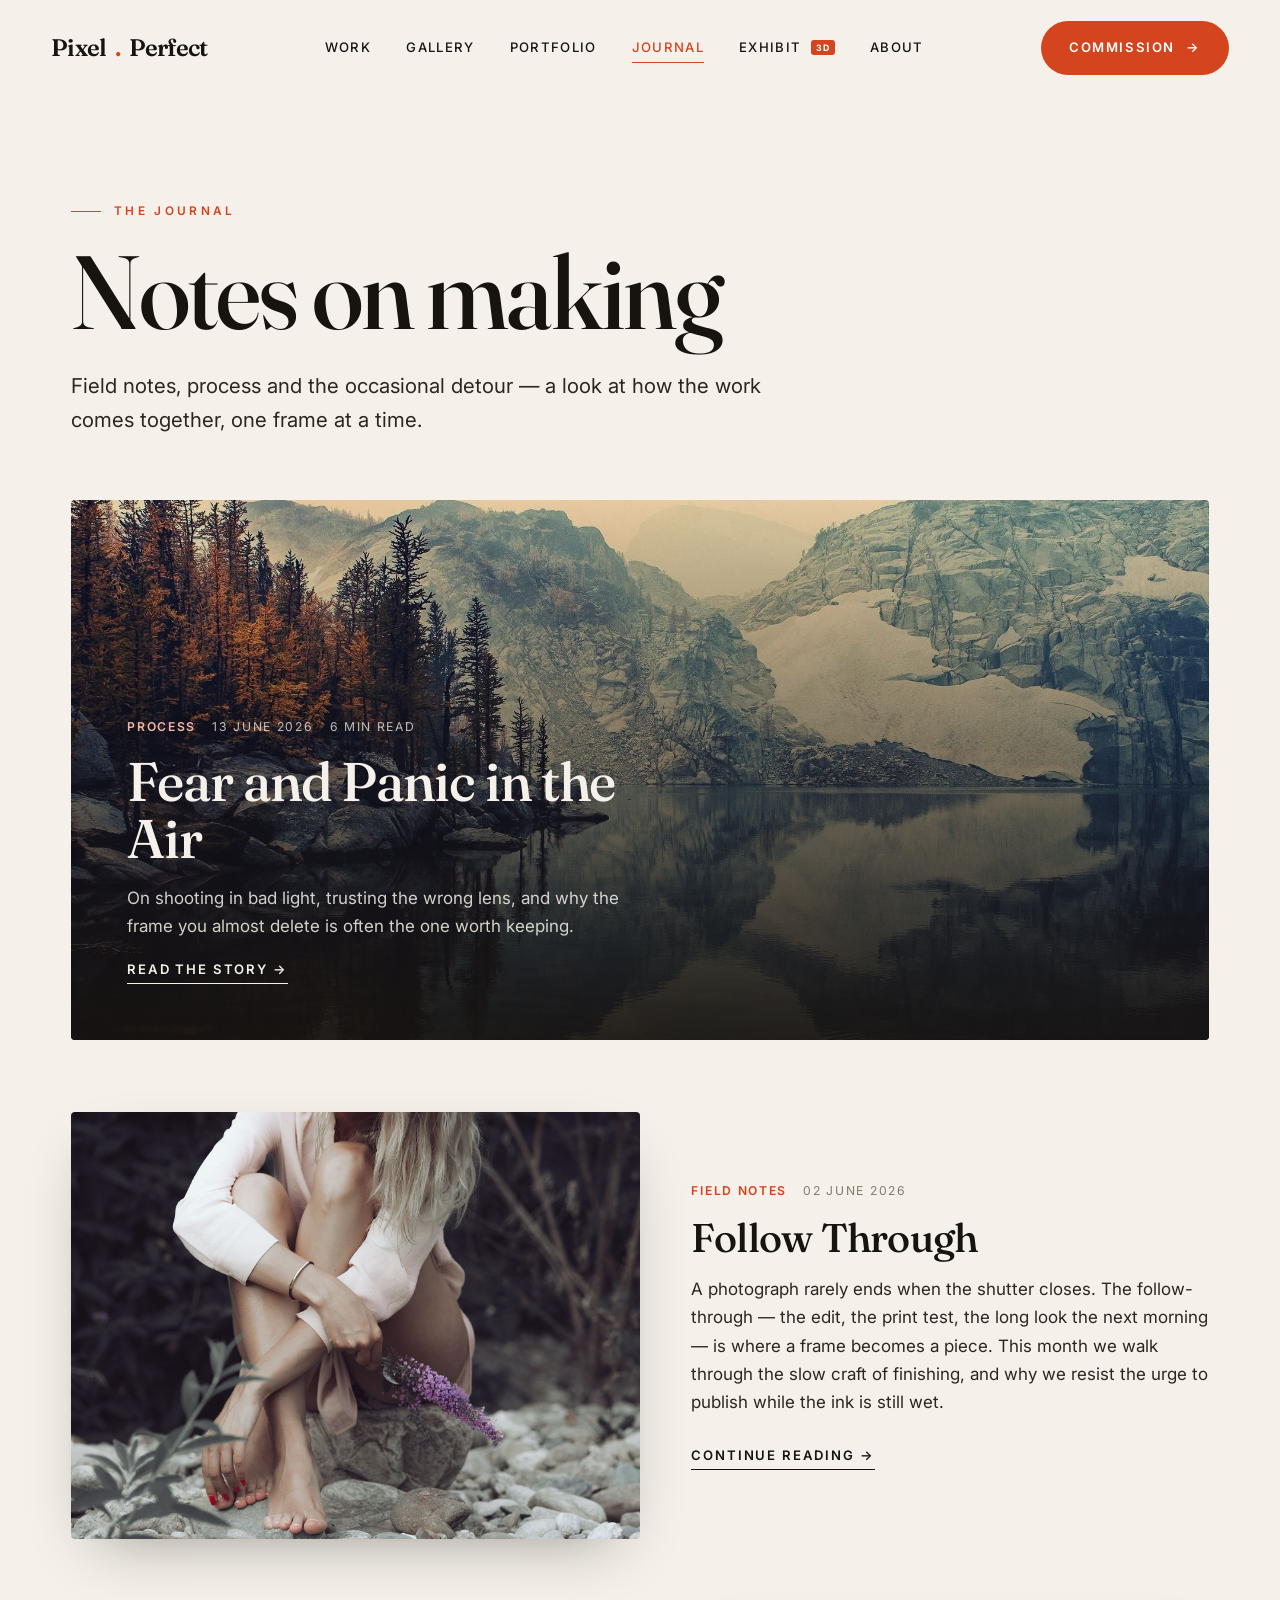
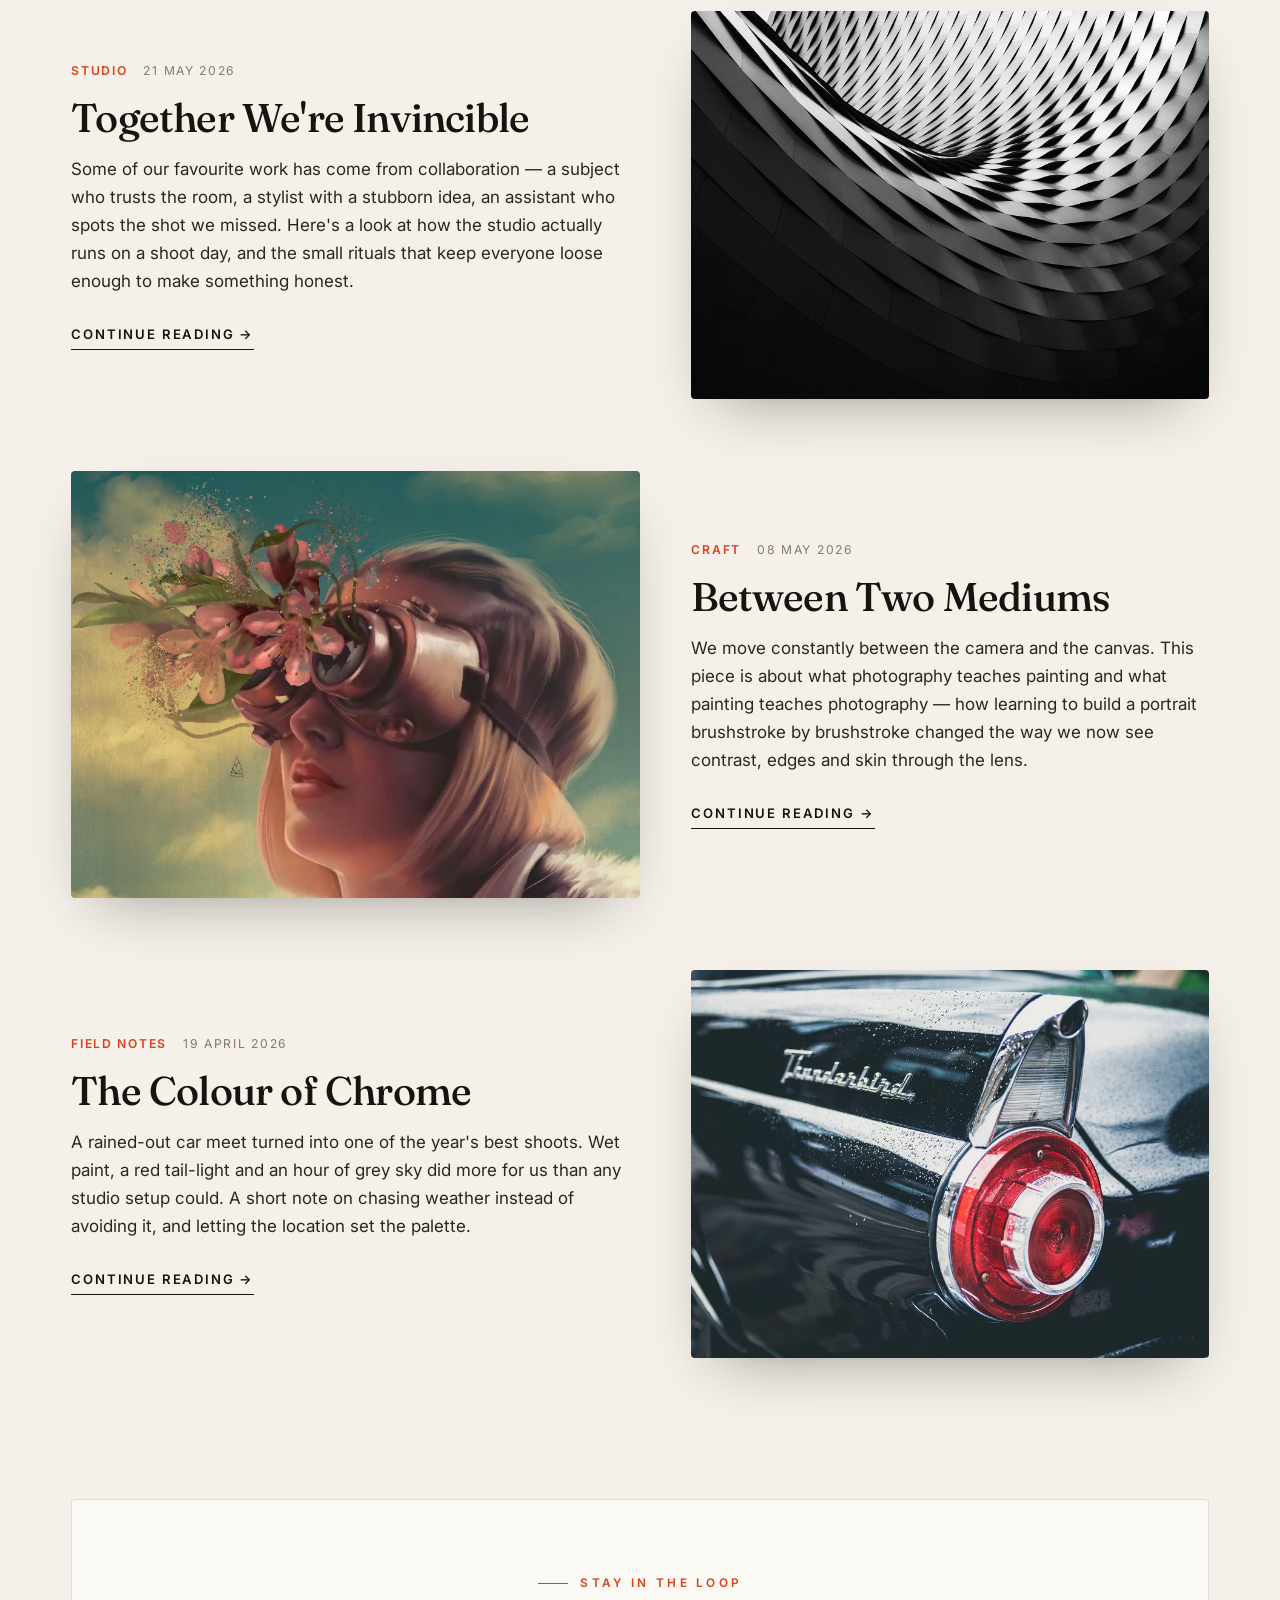
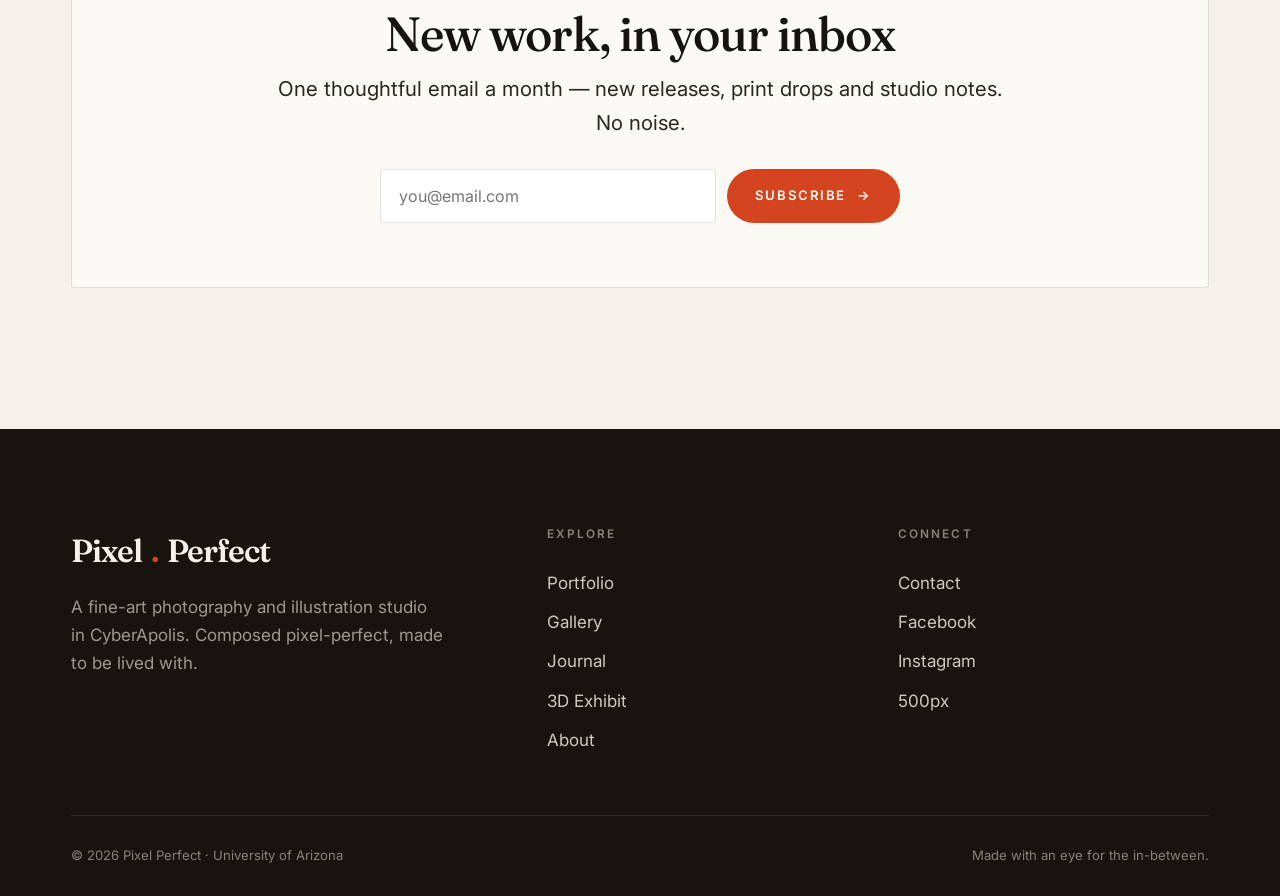
<file: blog.html>
<!DOCTYPE html>
<html lang="en" class="no-js">

<head>
	<meta charset="utf-8">
	<meta name="viewport" content="width=device-width, initial-scale=1">
	<title>Journal — Pixel Perfect</title>
	<meta name="description"
		content="Notes from the studio — process, field notes and thoughts on making from Pixel Perfect.">
	<meta name="keywords"
		content="Pixel Perfect, photography, illustration, studio, journal, blog, process, field notes">
	<meta name="author" content="Pixel Perfect">
	<meta name="robots" content="index, follow">
	<meta property="og:title" content="Journal — Pixel Perfect">
	<meta property="og:description"
		content="Notes from the studio — process, field notes and thoughts on making from Pixel Perfect.">
	<meta property="og:image" content="img/1.jpg">
	<meta property="og:url" content="https://pixel-perfect.website/">
	<meta name="twitter:card" content="summary_large_image">
	<meta name="twitter:title" content="Journal — Pixel Perfect">
	<meta name="twitter:description"
		content="Notes from the studio — process, field notes and thoughts on making from Pixel Perfect.">
	<meta name="twitter:image" content="img/1.jpg">


	<link rel="preconnect" href="https://fonts.googleapis.com">
	<link rel="preconnect" href="https://fonts.gstatic.com" crossorigin>
	<link
		href="https://fonts.googleapis.com/css2?family=Fraunces:ital,opsz,wght@0,9..144,400;0,9..144,500;0,9..144,600;1,9..144,400&family=Inter:wght@400;500;600&display=swap"
		rel="stylesheet">
	<link rel="stylesheet" href="css/style.css">
	<link rel="icon" href="img/logo-small.png">
</head>

<body>

	<!-- HEADER -->
	<header class="site-header on-light">
		<a href="index.html" class="brand">Pixel<span class="dot">.</span>Perfect</a>
		<nav class="nav">
			<a href="index.html#work">Work</a>
			<a href="gallery.html">Gallery</a>
			<a href="portfolio.html">Portfolio</a>
			<a href="blog.html" class="active">Journal</a>
			<a href="immersive/index.html" class="nav-3d">Exhibit <span class="tag3d">3D</span></a>
			<a href="index.html#about">About</a>
		</nav>
		<a href="index.html#contact" class="btn btn-solid nav-cta">Commission <span class="arw">&rarr;</span></a>
		<button class="burger" aria-label="Menu"><span></span><span></span><span></span></button>
	</header>
	<div class="mobile-nav">
		<a href="index.html#work">Work</a>
		<a href="gallery.html">Gallery</a>
		<a href="portfolio.html">Portfolio</a>
		<a href="blog.html">Journal</a>
		<a href="immersive/index.html">Exhibit <span class="tag3d">3D</span></a>
		<a href="index.html#about">About</a>
		<a href="index.html#contact">Contact</a>
	</div>

	<!-- PAGE HEAD -->
	<section class="page-head">
		<div class="container">
			<span class="eyebrow">The Journal</span>
			<h1>Notes on making</h1>
			<p class="lead">Field notes, process and the occasional detour — a look at how the work comes together, one
				frame at a time.</p>
		</div>
	</section>

	<!-- BLOG -->
	<section class="container" style="padding-bottom:clamp(4.5rem,11vw,9rem)">

		<!-- FEATURED POST -->
		<article class="post-feature reveal">
			<img src="img/gallery/15.jpg" alt="Fear and panic in the air">
			<div class="pf-body">
				<div class="post-meta"><span class="cat">Process</span><span>13 June 2026</span><span>6 min read</span>
				</div>
				<h2>Fear and Panic in the Air</h2>
				<p style="color:rgba(245,241,234,.85);max-width:52ch;">On shooting in bad light, trusting the wrong
					lens, and why the frame you almost delete is often the one worth keeping.</p>
				<a href="#read" class="tlink" style="margin-top:1.2rem;">Read the story &rarr;</a>
			</div>
		</article>

		<!-- POST LIST -->
		<div class="blog-list" id="read">

			<article class="post reveal">
				<div class="post-media"><img src="img/gallery/5.jpg" alt="Follow through"></div>
				<div class="post-body">
					<div class="post-meta"><span class="cat">Field Notes</span><span>02 June 2026</span></div>
					<h3>Follow Through</h3>
					<p>A photograph rarely ends when the shutter closes. The follow-through — the edit, the print test,
						the long look the next morning — is where a frame becomes a piece. This month we walk through
						the slow craft of finishing, and why we resist the urge to publish while the ink is still wet.
					</p>
					<a href="#" class="tlink">Continue reading &rarr;</a>
				</div>
			</article>

			<article class="post reveal">
				<div class="post-media"><img src="img/gallery/36.jpg" alt="Together we're invincible"></div>
				<div class="post-body">
					<div class="post-meta"><span class="cat">Studio</span><span>21 May 2026</span></div>
					<h3>Together We're Invincible</h3>
					<p>Some of our favourite work has come from collaboration — a subject who trusts the room, a stylist
						with a stubborn idea, an assistant who spots the shot we missed. Here's a look at how the studio
						actually runs on a shoot day, and the small rituals that keep everyone loose enough to make
						something honest.</p>
					<a href="#" class="tlink">Continue reading &rarr;</a>
				</div>
			</article>

			<article class="post reveal">
				<div class="post-media"><img src="img/folio/33.jpg" alt="Between two mediums"></div>
				<div class="post-body">
					<div class="post-meta"><span class="cat">Craft</span><span>08 May 2026</span></div>
					<h3>Between Two Mediums</h3>
					<p>We move constantly between the camera and the canvas. This piece is about what photography
						teaches painting and what painting teaches photography — how learning to build a portrait
						brushstroke by brushstroke changed the way we now see contrast, edges and skin through the lens.
					</p>
					<a href="#" class="tlink">Continue reading &rarr;</a>
				</div>
			</article>

			<article class="post reveal">
				<div class="post-media"><img src="img/gallery/2.jpg" alt="The colour of chrome"></div>
				<div class="post-body">
					<div class="post-meta"><span class="cat">Field Notes</span><span>19 April 2026</span></div>
					<h3>The Colour of Chrome</h3>
					<p>A rained-out car meet turned into one of the year's best shoots. Wet paint, a red tail-light and
						an hour of grey sky did more for us than any studio setup could. A short note on chasing weather
						instead of avoiding it, and letting the location set the palette.</p>
					<a href="#" class="tlink">Continue reading &rarr;</a>
				</div>
			</article>

		</div>

		<!-- NEWSLETTER -->
		<div class="section" style="padding-bottom:0">
			<div
				style="background:var(--card);border:1px solid var(--line);border-radius:var(--radius);padding:clamp(2rem,6vw,4rem);text-align:center;">
				<span class="eyebrow center">Stay in the loop</span>
				<h2 style="font-size:clamp(1.8rem,5vw,3rem);margin:1rem 0 .8rem;">New work, in your inbox</h2>
				<p class="lead" style="margin:0 auto 1.8rem;">One thoughtful email a month — new releases, print drops
					and studio notes. No noise.</p>
				<form class="form" id="contact-form" style="max-width:520px;margin:0 auto;">
					<div class="form-success"
						style="border-color:var(--accent-2);color:var(--accent-2);background:rgba(31,143,128,.08);">
						Thanks for subscribing — welcome to the studio.</div>
					<div style="display:flex;gap:.7rem;flex-wrap:wrap;">
						<input type="email" required placeholder="you@email.com" aria-label="Email"
							style="flex:1;min-width:200px;background:#fff;border:1px solid var(--line);border-radius:var(--radius);color:var(--ink);padding:.95rem 1.1rem;font-family:var(--sans);font-size:1rem;">
						<button type="submit" class="btn btn-solid">Subscribe <span class="arw">&rarr;</span></button>
					</div>
				</form>
			</div>
		</div>
	</section>

	<!-- FOOTER -->
	<footer class="site-footer">
		<div class="container">
			<div class="footer-top">
				<div class="footer-brand">
					<a href="index.html" class="brand" style="color:var(--paper)">Pixel<span
							class="dot">.</span>Perfect</a>
					<p>A fine-art photography and illustration studio in CyberApolis. Composed pixel-perfect, made to be
						lived with.</p>
				</div>
				<div class="footer-col">
					<h5>Explore</h5>
					<a href="portfolio.html">Portfolio</a>
					<a href="gallery.html">Gallery</a>
					<a href="blog.html">Journal</a>
		<a href="immersive/index.html">3D Exhibit</a>
		<a href="index.html#about">About</a>
				</div>
				<div class="footer-col">
					<h5>Connect</h5>
					<a href="index.html#contact">Contact</a>
					<a href="#">Facebook</a>
					<a href="#">Instagram</a>
					<a href="#">500px</a>
				</div>
			</div>
			<div class="footer-bottom">
				<span>&copy; <span id="year">2026</span> Pixel Perfect &middot; University of Arizona</span>
				<span>Made with an eye for the in-between.</span>
			</div>
		</div>
	</footer>

	<script src="js/site.js"></script>
</body>

</html>
</file>
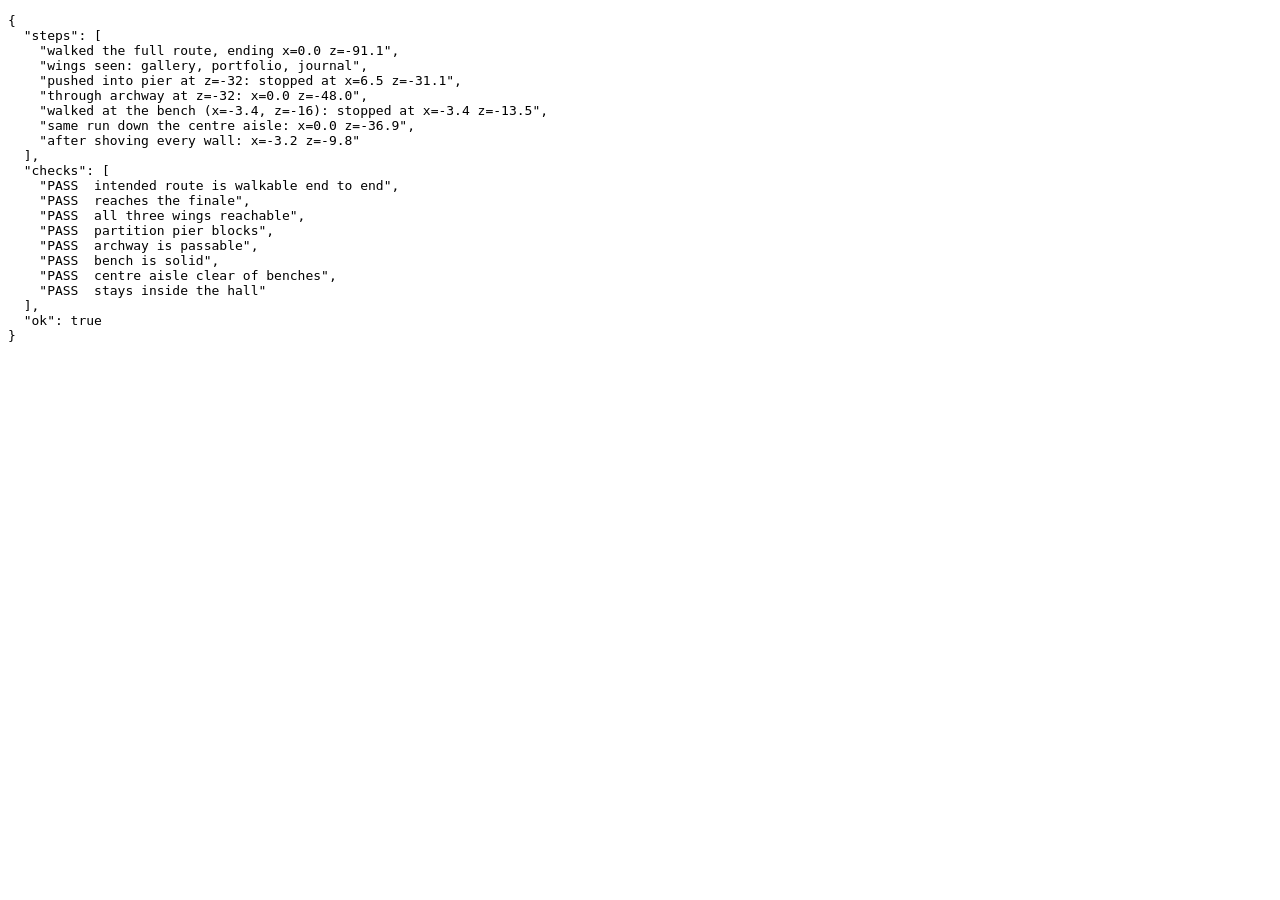
<file: immersive/_verify-walk.html>
<!DOCTYPE html>
<html lang="en">
<head>
<meta charset="utf-8">
<title>Exhibit navigation harness</title>
<script type="importmap">
{ "imports": { "three": "./vendor/three/three.module.js", "three/addons/": "./vendor/three/addons/" } }
</script>
</head>
<body>
<pre id="out">running…</pre>
<script type="module">
/* Simulates walking the hall to prove a visitor can reach every wing and
   cannot pass through anything solid. Pure logic — no rendering required.
   Cache-bust the modules so a re-run never tests a stale build. */
const V = '?v=' + Date.now();
const [{ buildHall }, { Walker }, { sectionAt }, CFG, THREE] = await Promise.all([
	import('./js/architecture.js' + V),
	import('./js/controls.js' + V),
	import('./js/ui.js' + V),
	import('./js/config.js' + V),
	import('three'),
]);
const { HALL, SECTIONS, PARTITIONS } = CFG;

const R = { steps: [], checks: [], ok: true };
const note = s => R.steps.push(s);

try {
	const { colliders } = buildHall();
	const camera = new THREE.PerspectiveCamera(62, 1.6, 0.1, 260);
	const walker = new Walker(camera, document.body, colliders, { reduced: true });
	walker.controls.isLocked = true;              // pretend the visitor has control

	const face = yaw => camera.quaternion.setFromEuler(new THREE.Euler(0, yaw, 0, 'YXZ'));
	const pos  = () => `x=${camera.position.x.toFixed(1)} z=${camera.position.z.toFixed(1)}`;
	const run  = (sec, f = 1, r = 0) => {
		walker.input.f = f; walker.input.r = r;
		for (let i = 0; i < Math.round(sec * 60); i++) walker.update(1 / 60);
		walker.input.f = 0; walker.input.r = 0;
		walker.velocity.set(0, 0, 0);              // settle between manoeuvres
	};

	/* Walk toward a point, the way a visitor heads for something they can see.
	   Returns true if we got there. */
	function walkTo(tx, tz, maxSec = 20) {
		for (let i = 0; i < maxSec * 60; i++) {
			const dx = tx - camera.position.x, dz = tz - camera.position.z;
			if (Math.hypot(dx, dz) < 1.0) { walker.velocity.set(0, 0, 0); return true; }
			face(Math.atan2(dx, dz) + Math.PI);      // look at the target
			walker.input.f = 1; walker.input.r = 0;
			walker.update(1 / 60);
		}
		walker.velocity.set(0, 0, 0);
		return false;
	}

	// --- 1. is the intended route through the exhibit walkable? ---
	camera.position.set(0, 1.68, 4);
	const route = [
		[0, -20,  'into the Gallery wing'],
		[0, -31,  'up to the first archway'],
		[0, -40,  'through into Portfolio'],
		[5.2, -49, 'around the feature wall'],
		[0, -58,  'back to the centre'],
		[0, -63,  'up to the second archway'],
		[0, -75,  'through into the Journal'],
		[0, -92,  'to the finale'],
	];
	const visited = new Set();
	let stuckAt = null;
	for (const [x, z, label] of route) {
		if (!walkTo(x, z)) { stuckAt = label + ` (stopped ${pos()})`; break; }
		const sec = sectionAt(camera.position.z);
		if (sec) visited.add(sec.id);
	}
	note(stuckAt ? `ROUTE BLOCKED ${stuckAt}` : `walked the full route, ending ${pos()}`);
	note(`wings seen: ${[...visited].join(', ') || 'none'}`);
	R.checks.push(['intended route is walkable end to end', !stuckAt]);
	R.checks.push(['reaches the finale', camera.position.z < HALL.zEnd + 6]);
	R.checks.push(['all three wings reachable', visited.size === 3]);

	// --- 2. partition pier is solid (walking at a pier, off to the side) ---
	const pz = PARTITIONS[0];
	camera.position.set(6.5, 1.68, pz + 3); face(0); run(8);
	note(`pushed into pier at z=${pz}: stopped at ${pos()}`);
	R.checks.push(['partition pier blocks', camera.position.z > pz - 0.2]);

	// --- 3. the archway lets you through ---
	camera.position.set(0, 1.68, pz + 3); face(0); run(6);
	note(`through archway at z=${pz}: ${pos()}`);
	R.checks.push(['archway is passable', camera.position.z < pz - 1]);

	// --- 4. the bench is solid, at the spot it actually occupies ---
	const bz = (SECTIONS[0].zStart + SECTIONS[0].zEnd) / 2;
	camera.position.set(-3.4, 1.68, bz + 4); face(0); run(6);
	note(`walked at the bench (x=-3.4, z=${bz}): stopped at ${pos()}`);
	R.checks.push(['bench is solid', camera.position.z > bz + 1.4]);

	// --- 5. the central aisle is clear past that bench ---
	camera.position.set(0, 1.68, bz + 4); face(0); run(6);
	note(`same run down the centre aisle: ${pos()}`);
	R.checks.push(['centre aisle clear of benches', camera.position.z < bz - 1]);

	// --- 6. never escapes the building ---
	let escaped = false;
	camera.position.set(0, 1.68, -20);
	for (const yaw of [0, Math.PI / 2, Math.PI, -Math.PI / 2, 0.7, -2.2, 2.9]) {
		face(yaw); run(12);
		const p = camera.position;
		if (Math.abs(p.x) > HALL.halfWidth || p.z > HALL.zEntrance || p.z < HALL.zEnd) escaped = true;
	}
	note(`after shoving every wall: ${pos()}`);
	R.checks.push(['stays inside the hall', !escaped]);

	R.ok = R.checks.every(([, ok]) => ok);
	R.checks = R.checks.map(([n, ok]) => `${ok ? 'PASS' : 'FAIL'}  ${n}`);
} catch (err) {
	R.ok = false;
	R.error = err && (err.stack || err.message || String(err));
}

document.getElementById('out').textContent = JSON.stringify(R, null, 2);
window.__walk = R;
</script>
</body>
</html>
</file>
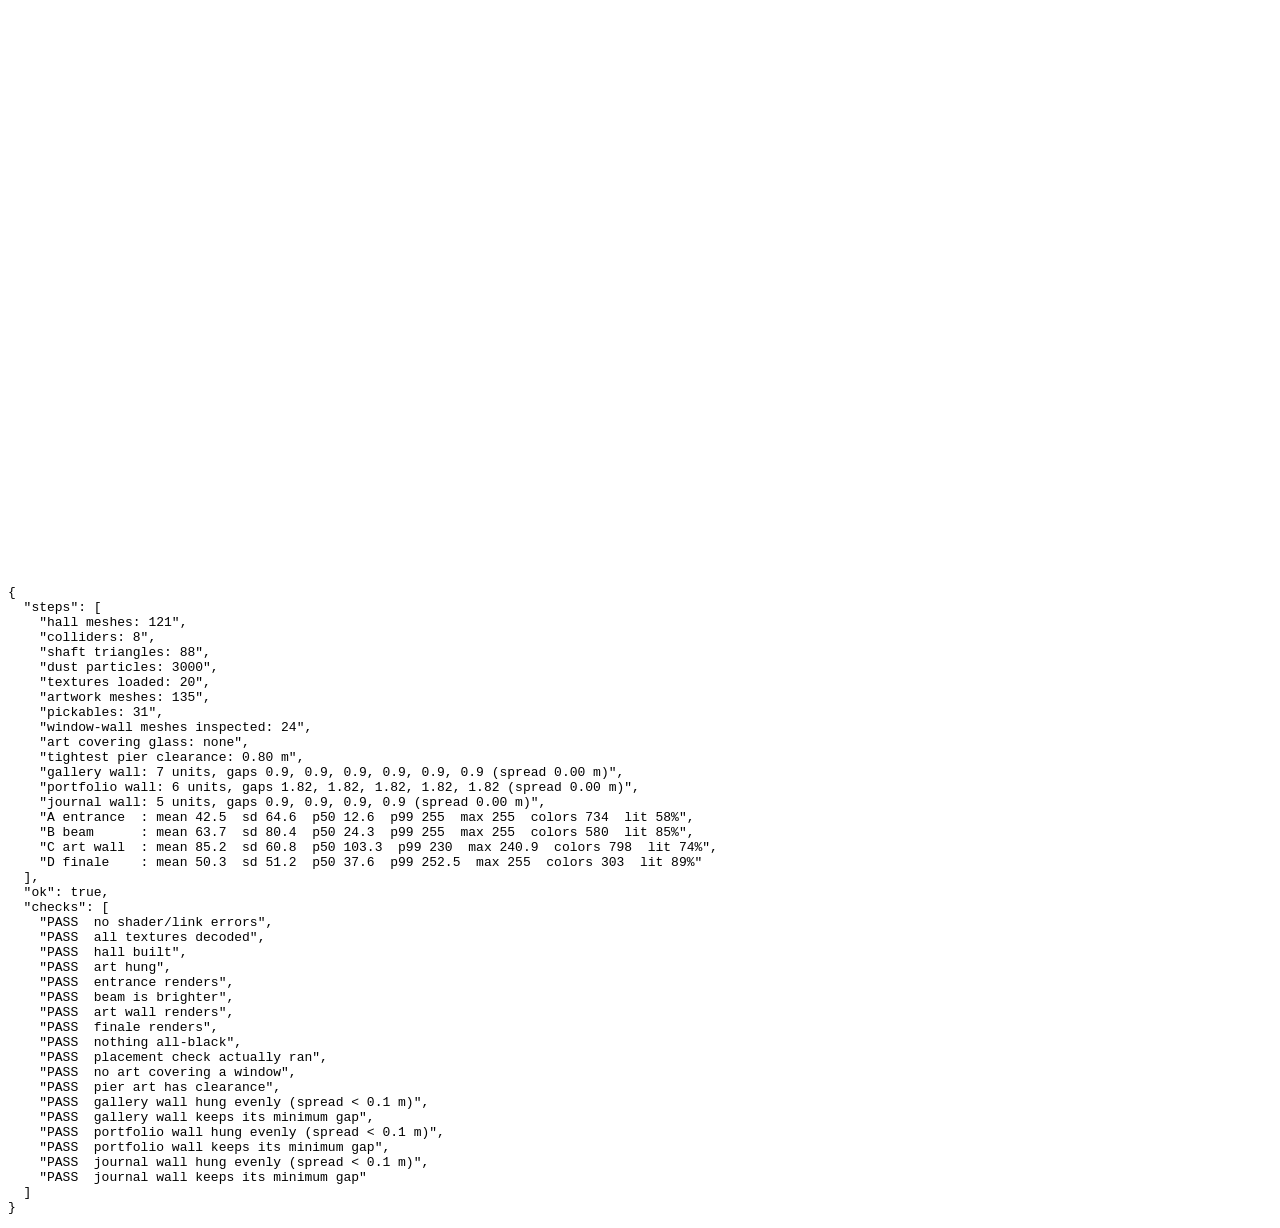
<file: immersive/_verify.html>
<!DOCTYPE html>
<html lang="en">
<head>
<meta charset="utf-8">
<title>Exhibit verification harness</title>
<script type="importmap">
{ "imports": { "three": "./vendor/three/three.module.js", "three/addons/": "./vendor/three/addons/" } }
</script>
</head>
<body>
<canvas id="c" width="900" height="560"></canvas>
<pre id="out">running…</pre>

<script type="module">
/* Headless check: renders the real exhibit modules offscreen and reads the
   framebuffer back. Works without compositing, so it validates the custom
   GLSL (shafts + dust), the scene graph and the texture pipeline. */
import * as THREE from 'three';
import { buildHall }                    from './js/architecture.js';
import { hangExhibit, loadTextures }    from './js/artwork.js';
import { createLightShafts, createDust, createFloorPools } from './js/atmosphere.js';
import { HALL, PALETTE, SECTIONS, WINDOWS, windowZ } from './js/config.js';

const shaderErrors = [];
const origErr = console.error;
console.error = (...a) => { shaderErrors.push(a.map(String).join(' ')); origErr(...a); };

const result = { steps: [], ok: true };
const note = (k, v) => result.steps.push(`${k}: ${v}`);
const fmt = s => `mean ${s.mean}  sd ${s.sd}  p50 ${s.p50}  p99 ${s.p99}  max ${s.max}  colors ${s.unique}  lit ${(s.nonBlack*100).toFixed(0)}%`;

try {
	const canvas = document.getElementById('c');
	const renderer = new THREE.WebGLRenderer({ canvas, antialias: false });
	renderer.setSize(900, 560, false);
	renderer.outputColorSpace = THREE.SRGBColorSpace;
	renderer.toneMapping = THREE.ACESFilmicToneMapping;

	const scene = new THREE.Scene();
	scene.background = new THREE.Color(0x0d0b09);
	scene.fog = new THREE.Fog(0x1a1611, 26, 92);
	scene.add(new THREE.HemisphereLight(0xcfe0f2, 0x3a3229, 0.55));
	scene.add(new THREE.AmbientLight(0xfff0dc, 0.28));
	const sun = new THREE.DirectionalLight(PALETTE.sun, 2.1);
	sun.position.set(-40, 34, 10);
	scene.add(sun);

	// mirror main.js: the fill light that rides with the visitor…
	const lantern = new THREE.PointLight(0xffe9cc, 12, 16, 2);
	scene.add(lantern);
	// …and the dedicated picture light on the closing piece
	const finaleSpot = new THREE.SpotLight(0xffe8cc, 90, 18, Math.PI / 7, 0.55, 1.6);
	finaleSpot.position.set(0, 6.4, HALL.zEnd + 5.2);
	finaleSpot.target.position.set(0, 3.0, HALL.zEnd);
	scene.add(finaleSpot, finaleSpot.target);

	const camera = new THREE.PerspectiveCamera(62, 900 / 560, 0.1, 260);
	const place = (px, py, pz, tx, ty, tz) => {
		camera.position.set(px, py, pz);
		camera.lookAt(tx, ty, tz);
		lantern.position.set(px, py + 0.4, pz);   // the fill follows the camera
	};

	const { group: hall, colliders } = buildHall();
	scene.add(hall);
	note('hall meshes', countMeshes(hall));
	note('colliders', colliders.length);

	const shafts = createLightShafts();
	scene.add(shafts);
	const shaftTris = shafts.children[0].geometry.getAttribute('position').count / 3;
	note('shaft triangles', shaftTris);

	const dust = createDust(3000);
	scene.add(dust);
	note('dust particles', dust.geometry.getAttribute('position').count);

	scene.add(createFloorPools());

	const textures = await loadTextures(() => {});
	note('textures loaded', textures.size);

	const { group: art, pickables } = hangExhibit(textures);
	scene.add(art);
	note('artwork meshes', countMeshes(art));
	note('pickables', pickables.length);

	// ---- nothing solid may cover a window ----
	// Nothing has rendered yet, so world matrices are still stale; without this
	// every Box3 comes back in local space and the checks below pass vacuously.
	scene.updateMatrixWorld(true);

	const SOLID = new Set(['frame', 'mat', 'artwork', 'plaque', 'journal-card']);
	const winZs = [];
	for (let i = 0; i < WINDOWS.count; i++) winZs.push(windowZ(i));
	const halfWin = WINDOWS.width / 2;
	const clashes = [];
	let inspected = 0;                       // guards against a vacuous pass
	art.traverse(o => {
		if (!o.isMesh || !SOLID.has(o.name)) return;
		const b = new THREE.Box3().setFromObject(o);
		if (b.min.x > -HALL.halfWidth + 1.2) return;                 // not on the window wall
		inspected++;
		if (b.max.y < WINDOWS.sill || b.min.y > WINDOWS.sill + WINDOWS.height) return;
		for (const wz of winZs) {
			if (b.max.z > wz - halfWin && b.min.z < wz + halfWin) {
				clashes.push(`${o.name} z[${b.min.z.toFixed(2)}..${b.max.z.toFixed(2)}] over window @${wz}`);
				break;
			}
		}
	});
	note('window-wall meshes inspected', inspected);
	note('art covering glass', clashes.length ? clashes.join('; ') : 'none');

	// how much clearance does each pier-mounted piece actually have?
	let tightest = 99;
	art.traverse(o => {
		if (!o.isMesh || o.name !== 'frame') return;
		const b = new THREE.Box3().setFromObject(o);
		if (b.min.x > -HALL.halfWidth + 1.2) return;
		for (const wz of winZs) {
			const gapA = (wz - halfWin) - b.max.z, gapB = b.min.z - (wz + halfWin);
			for (const g of [gapA, gapB]) if (g > 0) tightest = Math.min(tightest, g);
		}
	});
	note('tightest pier clearance', tightest === 99 ? 'n/a' : tightest.toFixed(2) + ' m');

	// ---- gaps between neighbouring works on the solid wall ----
	// Even *centre* spacing bunches mixed formats; these gaps prove even hanging.
	// In the Journal a plate and its card are one exhibit, so they are merged
	// into a single unit before measuring — the tight gap inside a pair is
	// deliberate and must not be read as an uneven run.
	const PAIR_MAX = 0.45;                     // anything closer is the same unit
	const wallRuns = {};
	art.traverse(o => {
		if (!o.isMesh || (o.name !== 'frame' && o.name !== 'journal-card')) return;
		const b = new THREE.Box3().setFromObject(o);
		if (b.max.x < HALL.halfWidth - 1.2) return;          // solid (right) wall only
		const wing = SECTIONS.find(s => b.max.z <= s.zStart + 1 && b.min.z >= s.zEnd - 1);
		if (!wing) return;
		(wallRuns[wing.id] ||= []).push({ min: b.min.z, max: b.max.z });
	});

	const gapReport = {};
	for (const [id, boxes] of Object.entries(wallRuns)) {
		boxes.sort((p, q) => q.max - p.max);                 // order along the walk (-z)

		// merge anything sitting within PAIR_MAX into one unit
		const units = [];
		for (const b of boxes) {
			const last = units[units.length - 1];
			if (last && last.min - b.max <= PAIR_MAX) last.min = Math.min(last.min, b.min);
			else units.push({ ...b });
		}

		const gaps = [];
		for (let i = 1; i < units.length; i++) gaps.push(+(units[i - 1].min - units[i].max).toFixed(2));
		const lo = Math.min(...gaps), hi = Math.max(...gaps);
		gapReport[id] = { works: boxes.length, units: units.length, gaps, spread: +(hi - lo).toFixed(2), min: lo };
		note(`${id} wall`, `${units.length} units, gaps ${gaps.join(', ')} (spread ${(hi - lo).toFixed(2)} m)`);
	}

	// ---- render probes ----
	const rt = new THREE.WebGLRenderTarget(900, 560);

	// A: standing at the entrance, looking down the hall
	place(0, 1.68, 4,   0, 2.4, -30);
	const a = probe(renderer, scene, camera, rt);
	note('A entrance  ', fmt(a));

	// B: facing the window wall where a beam lands
	place(2.5, 1.68, -14,  -9, 3.5, -14);
	const b = probe(renderer, scene, camera, rt);
	note('B beam      ', fmt(b));

	// C: close on the right-hand art wall
	place(4, 2.2, -12,   9, 2.45, -12);
	const c = probe(renderer, scene, camera, rt);
	note('C art wall  ', fmt(c));

	// D: the finale at the end of the hall
	place(0, 2.2, -90,   0, 3.0, -96);
	const d = probe(renderer, scene, camera, rt);
	note('D finale    ', fmt(d));

	// ---- assertions ----
	const checks = [];
	checks.push(['no shader/link errors', shaderErrors.filter(s => /shader|program|glsl/i.test(s)).length === 0]);
	checks.push(['all textures decoded', textures.size >= 19]);
	checks.push(['hall built',            countMeshes(hall) > 40]);
	checks.push(['art hung',              pickables.length >= 24]);
	checks.push(['entrance renders',      a.unique > 500 && a.mean > 6]);
	checks.push(['beam is brighter',      b.p99 > a.p50]);
	checks.push(['art wall renders',      c.unique > 500 && c.mean > 10]);
	checks.push(['finale renders',        d.sd > 20 && d.mean > 6]);   // monochrome print: judge structure, not colour count
	checks.push(['nothing all-black',     [a,b,c,d].every(x => x.nonBlack > 0.5)]);
	checks.push(['placement check actually ran', inspected >= 12]);
	checks.push(['no art covering a window', clashes.length === 0]);
	checks.push(['pier art has clearance',  tightest !== 99 && tightest > 0.25]);
	for (const [id, r] of Object.entries(gapReport)) {
		checks.push([`${id} wall hung evenly (spread < 0.1 m)`, r.spread < 0.1]);
		checks.push([`${id} wall keeps its minimum gap`, r.min > 0.85]);
	}

	result.checks = checks.map(([n, ok]) => `${ok ? 'PASS' : 'FAIL'}  ${n}`);
	result.ok = checks.every(([, ok]) => ok);
	if (shaderErrors.length) result.shaderErrors = shaderErrors.slice(0, 5);

} catch (err) {
	result.ok = false;
	result.error = err && (err.stack || err.message || String(err));
}

function countMeshes(root) { let n = 0; root.traverse(o => { if (o.isMesh || o.isPoints) n++; }); return n; }

function probe(renderer, scene, camera, rt) {
	renderer.setRenderTarget(rt);
	renderer.render(scene, camera);
	const buf = new Uint8Array(900 * 560 * 4);
	renderer.readRenderTargetPixels(rt, 0, 0, 900, 560, buf);
	renderer.setRenderTarget(null);

	const lum = [];
	const seen = new Set();
	let sum = 0, nonBlack = 0;
	for (let i = 0; i < buf.length; i += 4 * 7) {           // sample every 7th pixel
		const r = buf[i], g = buf[i + 1], b = buf[i + 2];
		const l = 0.2126 * r + 0.7152 * g + 0.0722 * b;
		lum.push(l); sum += l;
		if (l > 8) nonBlack++;
		seen.add((r >> 3) << 10 | (g >> 3) << 5 | (b >> 3));
	}
	lum.sort((x, y) => x - y);
	const mean = sum / lum.length;
	// standard deviation tells us the view has real structure, not a flat fill
	const sd = Math.sqrt(lum.reduce((a, l) => a + (l - mean) * (l - mean), 0) / lum.length);
	return {
		sd: +sd.toFixed(1),
		mean: +(sum / lum.length).toFixed(1),
		p50: +lum[Math.floor(lum.length * 0.5)].toFixed(1),
		p99: +lum[Math.floor(lum.length * 0.99)].toFixed(1),
		max: +lum[lum.length - 1].toFixed(1),
		unique: seen.size,
		nonBlack: +(nonBlack / lum.length).toFixed(3),
	};
}
document.getElementById('out').textContent = JSON.stringify(result, null, 2);
window.__verify = result;
</script>
</body>
</html>
</file>
<file: css/style.css>
/* ============================================================
   Pixel Perfect — Artist Portfolio
   Modern, artistic, gallery-wall aesthetic
   ============================================================ */

/* ---------- Reset ---------- */
*, *::before, *::after { box-sizing: border-box; margin: 0; padding: 0; }
html { scroll-behavior: smooth; -webkit-text-size-adjust: 100%; }
img { display: block; max-width: 100%; height: auto; }
a { color: inherit; text-decoration: none; }
button { font: inherit; cursor: pointer; border: none; background: none; color: inherit; }
ul { list-style: none; }

/* ---------- Design tokens ---------- */
:root {
  --ink:        #17130f;   /* warm near-black          */
  --ink-2:      #2c2620;   /* softer ink               */
  --muted:      #857a6d;   /* muted warm gray          */
  --paper:      #f5f1ea;   /* gallery-wall warm white  */
  --paper-2:    #ece5da;   /* slightly deeper paper    */
  --card:       #fbf9f4;
  --accent:     #d4441e;   /* vermilion                */
  --accent-2:   #1f8f80;   /* teal (used sparingly)    */
  --line:       rgba(23,19,15,.12);
  --line-soft:  rgba(23,19,15,.07);
  --shadow:     0 24px 60px -28px rgba(23,19,15,.45);

  --serif: "Fraunces", Georgia, "Times New Roman", serif;
  --sans:  "Inter", system-ui, -apple-system, "Segoe UI", sans-serif;

  --container: 1240px;
  --gutter: clamp(1.25rem, 4vw, 4rem);
  --radius: 4px;
}

/* ---------- Base ---------- */
body {
  font-family: var(--sans);
  color: var(--ink);
  background: var(--paper);
  line-height: 1.65;
  font-size: 17px;
  -webkit-font-smoothing: antialiased;
  overflow-x: hidden;
}

h1, h2, h3, h4 { font-family: var(--serif); font-weight: 500; line-height: 1.05; letter-spacing: -.02em; }

.serif { font-family: var(--serif); }

/* Fluid display type */
.display {
  font-size: clamp(3rem, 11vw, 9.5rem);
  font-weight: 400;
  line-height: .92;
  letter-spacing: -.035em;
}

.eyebrow {
  font-family: var(--sans);
  font-size: .74rem;
  font-weight: 600;
  letter-spacing: .28em;
  text-transform: uppercase;
  color: var(--accent);
  display: inline-flex;
  align-items: center;
  gap: .8rem;
}
.eyebrow::before {
  content: "";
  width: 30px; height: 1px;
  background: var(--accent);
  display: inline-block;
}
.eyebrow.center { justify-content: center; }

.lead { font-size: clamp(1.05rem, 1.6vw, 1.3rem); color: var(--ink-2); max-width: 56ch; }

/* ---------- Layout ---------- */
.container {
  width: 100%;
  max-width: var(--container);
  margin-inline: auto;
  padding-inline: var(--gutter);
}
.section { padding-block: clamp(4.5rem, 11vw, 9rem); }
.section-head { max-width: 760px; margin-bottom: clamp(2.5rem, 6vw, 4rem); }
.section-head h2 { font-size: clamp(2.2rem, 6vw, 4rem); margin-top: 1.1rem; }

.dark { background: var(--ink); color: var(--paper); }
.dark .lead { color: rgba(245,241,234,.72); }
.dark .eyebrow { color: #f0a58e; }
.dark .eyebrow::before { background: #f0a58e; }

/* ---------- Buttons ---------- */
.btn {
  display: inline-flex;
  align-items: center;
  gap: .7rem;
  padding: .95rem 1.7rem;
  font-family: var(--sans);
  font-weight: 600;
  font-size: .82rem;
  letter-spacing: .12em;
  text-transform: uppercase;
  border-radius: 100px;
  transition: transform .25s ease, background .25s ease, color .25s ease, box-shadow .25s ease;
  border: 1px solid transparent;
}
.btn .arw { transition: transform .25s ease; }
.btn:hover .arw { transform: translateX(4px); }
.btn-solid { background: var(--accent); color: #fff; }
.btn-solid:hover { background: var(--ink); transform: translateY(-2px); box-shadow: var(--shadow); }
.btn-ghost { border-color: var(--line); color: var(--ink); }
.btn-ghost:hover { border-color: var(--ink); transform: translateY(-2px); }
.dark .btn-ghost { border-color: rgba(245,241,234,.28); color: var(--paper); }
.dark .btn-ghost:hover { border-color: var(--paper); background: rgba(245,241,234,.06); }

/* text link with underline sweep */
.tlink {
  display: inline-flex;
  align-items: center;
  gap: .5rem;
  font-weight: 600;
  font-size: .82rem;
  letter-spacing: .14em;
  text-transform: uppercase;
  padding-bottom: 3px;
  border-bottom: 1px solid currentColor;
  transition: gap .25s ease, color .25s ease;
}
.tlink:hover { gap: .95rem; color: var(--accent); }

/* ============================================================
   Header
   ============================================================ */
.site-header {
  position: fixed;
  inset: 0 0 auto 0;
  z-index: 100;
  display: flex;
  align-items: center;
  justify-content: space-between;
  padding: 1.3rem var(--gutter);
  transition: background .35s ease, padding .35s ease, box-shadow .35s ease, color .35s ease;
  color: var(--paper);
}
.site-header.scrolled {
  background: rgba(245,241,234,.86);
  backdrop-filter: saturate(160%) blur(14px);
  color: var(--ink);
  padding-block: .85rem;
  box-shadow: 0 1px 0 var(--line);
}
/* pages that start with a light hero use this modifier */
.site-header.on-light { color: var(--ink); }

.brand {
  font-family: var(--serif);
  font-size: 1.5rem;
  font-weight: 600;
  letter-spacing: -.03em;
  display: inline-flex;
  align-items: center;
  gap: .55rem;
}
.brand .dot { color: var(--accent); }

.nav { display: flex; align-items: center; gap: 2.2rem; }
.nav a {
  font-size: .82rem;
  font-weight: 500;
  letter-spacing: .1em;
  text-transform: uppercase;
  position: relative;
  padding: .3rem 0;
}
.nav a::after {
  content: "";
  position: absolute;
  left: 0; bottom: 0;
  width: 0; height: 1.5px;
  background: var(--accent);
  transition: width .28s ease;
}
.nav a:hover::after, .nav a.active::after { width: 100%; }
.nav a.active { color: var(--accent); }

.nav-cta { display: inline-flex; }

.burger {
  display: none;
  width: 42px; height: 42px;
  flex-direction: column;
  justify-content: center;
  align-items: center;
  gap: 5px;
}
.burger span { width: 22px; height: 2px; background: currentColor; transition: transform .3s ease, opacity .3s ease; }
.burger.open span:nth-child(1) { transform: translateY(7px) rotate(45deg); }
.burger.open span:nth-child(2) { opacity: 0; }
.burger.open span:nth-child(3) { transform: translateY(-7px) rotate(-45deg); }

/* mobile menu overlay */
.mobile-nav {
  position: fixed;
  inset: 0;
  z-index: 90;
  background: var(--ink);
  color: var(--paper);
  display: flex;
  flex-direction: column;
  justify-content: center;
  gap: 1.2rem;
  padding: var(--gutter);
  transform: translateY(-100%);
  transition: transform .5s cubic-bezier(.7,0,.2,1);
}
.mobile-nav.open { transform: translateY(0); }
.mobile-nav a {
  font-family: var(--serif);
  font-size: clamp(2rem, 9vw, 3.4rem);
  font-weight: 400;
  letter-spacing: -.02em;
}
.mobile-nav a:hover { color: var(--accent); }

/* ============================================================
   Hero (home)
   ============================================================ */
.hero {
  position: relative;
  min-height: 100svh;
  display: flex;
  align-items: flex-end;
  color: var(--paper);
  overflow: hidden;
  background: var(--ink);
}
.hero-media {
  position: absolute;
  inset: 0;
  background-size: cover;
  background-position: center 30%;
  filter: grayscale(12%) contrast(1.02);
  transform: scale(1.05);
  animation: heroZoom 14s ease-out forwards;
}
@keyframes heroZoom { to { transform: scale(1); } }
.hero::after {
  content: "";
  position: absolute; inset: 0;
  background:
    linear-gradient(180deg, rgba(23,19,15,.55) 0%, rgba(23,19,15,.15) 35%, rgba(23,19,15,.85) 100%);
}
.hero-inner { position: relative; z-index: 2; width: 100%; padding-bottom: clamp(3rem, 7vw, 6rem); }
.hero h1 { margin: 1.4rem 0 1.6rem; }
.hero h1 em { font-style: italic; color: #f3b6a3; }
.hero-meta {
  display: flex;
  flex-wrap: wrap;
  align-items: center;
  gap: 1.6rem 2.4rem;
  margin-top: 2rem;
}
.hero-tag { max-width: 44ch; color: rgba(245,241,234,.82); font-size: 1.05rem; }
.scroll-hint {
  position: absolute;
  right: var(--gutter); bottom: clamp(3rem,7vw,6rem);
  z-index: 2;
  writing-mode: vertical-rl;
  font-size: .72rem; letter-spacing: .25em; text-transform: uppercase;
  color: rgba(245,241,234,.7);
  display: flex; align-items: center; gap: 1rem;
}
.scroll-hint::after { content: ""; width: 1px; height: 60px; background: linear-gradient(rgba(245,241,234,.7), transparent); animation: pulse 2s ease-in-out infinite; }
@keyframes pulse { 0%,100%{opacity:.3} 50%{opacity:1} }

/* ============================================================
   About
   ============================================================ */
.about-grid {
  display: grid;
  grid-template-columns: 1.05fr .95fr;
  gap: clamp(2.5rem, 6vw, 6rem);
  align-items: center;
}
.about-copy p { margin-bottom: 1.2rem; color: var(--ink-2); }
.about-media { position: relative; }
.about-media img { border-radius: var(--radius); box-shadow: var(--shadow); }
.about-media .badge {
  position: absolute;
  bottom: -26px; left: -26px;
  background: var(--accent);
  color: #fff;
  padding: 1.1rem 1.4rem;
  border-radius: var(--radius);
  font-family: var(--serif);
  line-height: 1;
  box-shadow: var(--shadow);
}
.about-media .badge b { font-size: 2.2rem; display: block; }
.about-media .badge span { font-size: .72rem; letter-spacing: .16em; text-transform: uppercase; font-family: var(--sans); }

.stats { display: flex; flex-wrap: wrap; gap: 2.5rem; margin-top: 2.4rem; }
.stat b { font-family: var(--serif); font-size: 2.4rem; display: block; line-height: 1; }
.stat span { font-size: .78rem; letter-spacing: .12em; text-transform: uppercase; color: var(--muted); }

/* skills / disciplines */
.disciplines { display: flex; flex-wrap: wrap; gap: .6rem; margin-top: 2rem; }
.chip {
  border: 1px solid var(--line);
  border-radius: 100px;
  padding: .45rem 1rem;
  font-size: .78rem;
  letter-spacing: .06em;
  color: var(--ink-2);
}

/* ============================================================
   Featured work strip (home)
   ============================================================ */
.feature-head {
  display: flex;
  justify-content: space-between;
  align-items: flex-end;
  gap: 2rem;
  flex-wrap: wrap;
  margin-bottom: clamp(2rem, 5vw, 3.5rem);
}
.feature-head h2 { font-size: clamp(2rem, 5.5vw, 3.6rem); margin-top: 1rem; }

.feature-grid {
  display: grid;
  grid-template-columns: repeat(12, 1fr);
  gap: clamp(.8rem, 1.6vw, 1.4rem);
}
.tile {
  position: relative;
  overflow: hidden;
  border-radius: var(--radius);
  display: block;
}
.tile img { width: 100%; height: 100%; object-fit: cover; transition: transform .8s cubic-bezier(.2,.7,.2,1); }
.tile:hover img { transform: scale(1.06); }
.tile .tile-cap {
  position: absolute;
  inset: auto 0 0 0;
  padding: 1.4rem;
  background: linear-gradient(0deg, rgba(23,19,15,.82), transparent);
  color: var(--paper);
  transform: translateY(8px);
  opacity: 0;
  transition: transform .4s ease, opacity .4s ease;
}
.tile:hover .tile-cap { transform: translateY(0); opacity: 1; }
.tile-cap h4 { font-size: 1.25rem; }
.tile-cap span { font-size: .72rem; letter-spacing: .18em; text-transform: uppercase; color: #f3b6a3; }
/* spans */
.c-7 { grid-column: span 7; } .c-5 { grid-column: span 5; }
.c-6 { grid-column: span 6; } .c-4 { grid-column: span 4; }
.c-8 { grid-column: span 8; }
.r-tall { aspect-ratio: 4/5; } .r-wide { aspect-ratio: 16/10; } .r-sq { aspect-ratio: 1/1; }

/* ============================================================
   Immersive exhibit band + nav badge
   ============================================================ */
.tag3d {
  font-size: .55rem;
  font-weight: 700;
  letter-spacing: .1em;
  background: var(--accent);
  color: #fff;
  padding: .12rem .3rem;
  border-radius: 3px;
  vertical-align: middle;
  margin-left: .3rem;
}
.nav a.nav-3d:hover { color: var(--accent); }

.exhibit-band {
  position: relative;
  overflow: hidden;
  background: var(--ink);
  color: var(--paper);
  padding-block: clamp(4.5rem, 11vw, 8rem);
}
.exhibit-media {
  position: absolute;
  inset: 0;
  background-size: cover;
  background-position: center;
  opacity: .3;
  filter: grayscale(35%);
}
.exhibit-band::after {
  content: "";
  position: absolute;
  inset: 0;
  background: linear-gradient(100deg, rgba(23,19,15,.96) 22%, rgba(23,19,15,.55) 62%, rgba(212,68,30,.28) 100%);
}
.exhibit-inner { position: relative; z-index: 2; }
.exhibit-inner h2 { font-size: clamp(2.1rem, 6vw, 4rem); margin: 1.1rem 0 1.4rem; }
.exhibit-inner .lead { color: rgba(245,241,234,.78); }
.exhibit-cta { display: flex; align-items: center; gap: 1.4rem; flex-wrap: wrap; margin-top: 2.2rem; }
.exhibit-note { font-size: .8rem; color: rgba(245,241,234,.5); }

/* ============================================================
   Masonry (portfolio + gallery)
   ============================================================ */
.page-head {
  padding-top: clamp(8rem, 16vw, 12rem);
  padding-bottom: clamp(2.5rem, 6vw, 4rem);
}
.page-head h1 { font-size: clamp(2.8rem, 9vw, 6.5rem); margin-top: 1rem; }
.page-head .lead { margin-top: 1.4rem; }

.masonry { columns: 3; column-gap: clamp(.8rem, 1.6vw, 1.4rem); }
.masonry .item {
  break-inside: avoid;
  margin-bottom: clamp(.8rem, 1.6vw, 1.4rem);
  position: relative;
  overflow: hidden;
  border-radius: var(--radius);
  cursor: zoom-in;
  background: var(--paper-2);
}
.masonry .item img { width: 100%; transition: transform .8s cubic-bezier(.2,.7,.2,1); }
.masonry .item:hover img { transform: scale(1.05); }
.masonry .item .meta {
  position: absolute;
  inset: 0;
  display: flex;
  flex-direction: column;
  justify-content: flex-end;
  padding: 1.4rem;
  background: linear-gradient(0deg, rgba(23,19,15,.8) 0%, rgba(23,19,15,0) 55%);
  color: var(--paper);
  opacity: 0;
  transition: opacity .4s ease;
}
.masonry .item:hover .meta { opacity: 1; }
.masonry .item .meta h4 { font-size: 1.3rem; transform: translateY(10px); transition: transform .4s ease; }
.masonry .item:hover .meta h4 { transform: translateY(0); }
.masonry .item .meta span { font-size: .72rem; letter-spacing: .18em; text-transform: uppercase; color: #f3b6a3; }
.masonry .item .plus {
  position: absolute; top: 1rem; right: 1rem;
  width: 38px; height: 38px; border-radius: 50%;
  background: rgba(245,241,234,.16); backdrop-filter: blur(4px);
  display: grid; place-items: center;
  opacity: 0; transform: scale(.7);
  transition: opacity .4s ease, transform .4s ease;
}
.masonry .item:hover .plus { opacity: 1; transform: scale(1); }
.masonry .item .plus svg { width: 16px; height: 16px; stroke: #fff; }

/* filter bar */
.filters { display: flex; flex-wrap: wrap; gap: .5rem; margin-bottom: clamp(1.8rem, 4vw, 2.6rem); }
.filters button {
  padding: .5rem 1.1rem;
  border-radius: 100px;
  font-size: .8rem; font-weight: 600; letter-spacing: .08em;
  color: var(--muted);
  border: 1px solid var(--line);
  transition: all .25s ease;
}
.filters button:hover { color: var(--ink); border-color: var(--ink); }
.filters button.active { background: var(--ink); color: var(--paper); border-color: var(--ink); }

/* ============================================================
   Blog
   ============================================================ */
.blog-list { display: grid; gap: clamp(2.5rem, 6vw, 4.5rem); }
.post {
  display: grid;
  grid-template-columns: 1.1fr 1fr;
  gap: clamp(1.5rem, 4vw, 3.5rem);
  align-items: center;
}
.post:nth-child(even) .post-media { order: 2; }
.post-media { overflow: hidden; border-radius: var(--radius); box-shadow: var(--shadow); }
.post-media img { width: 100%; aspect-ratio: 4/3; object-fit: cover; transition: transform .8s cubic-bezier(.2,.7,.2,1); }
.post:hover .post-media img { transform: scale(1.04); }
.post-body .post-meta { display: flex; gap: 1rem; align-items: center; font-size: .76rem; letter-spacing: .14em; text-transform: uppercase; color: var(--muted); margin-bottom: 1rem; }
.post-body .post-meta .cat { color: var(--accent); font-weight: 600; }
.post-body h3 { font-size: clamp(1.6rem, 3.5vw, 2.5rem); margin-bottom: 1rem; }
.post-body p { color: var(--ink-2); margin-bottom: 1.5rem; }

/* featured (first) post */
.post-feature {
  position: relative;
  border-radius: var(--radius);
  overflow: hidden;
  min-height: 60vh;
  display: flex;
  align-items: flex-end;
  color: var(--paper);
  margin-bottom: clamp(2.5rem, 6vw, 4.5rem);
}
.post-feature img { position: absolute; inset: 0; width: 100%; height: 100%; object-fit: cover; }
.post-feature::after { content: ""; position: absolute; inset: 0; background: linear-gradient(0deg, rgba(23,19,15,.9), rgba(23,19,15,.1)); }
.post-feature .pf-body { position: relative; z-index: 2; padding: clamp(1.6rem, 5vw, 3.5rem); max-width: 640px; }
.post-feature h2 { font-size: clamp(1.9rem, 5vw, 3.4rem); margin: 1rem 0; }
.post-feature .post-meta { color: rgba(245,241,234,.75); display: flex; gap: 1rem; font-size: .76rem; letter-spacing: .14em; text-transform: uppercase; }
.post-feature .post-meta .cat { color: #f3b6a3; font-weight: 600; }

/* ============================================================
   Contact
   ============================================================ */
.contact-grid { display: grid; grid-template-columns: .9fr 1.1fr; gap: clamp(2.5rem, 6vw, 5rem); }
.contact-info h2 { font-size: clamp(2rem, 5vw, 3.4rem); margin: 1rem 0 1.5rem; }
.info-list { margin-top: 2rem; display: grid; gap: 1.4rem; }
.info-list .row { display: flex; gap: 1rem; align-items: flex-start; }
.info-list .row .ic { width: 40px; height: 40px; border-radius: 50%; border: 1px solid rgba(245,241,234,.25); display: grid; place-items: center; flex: none; }
.info-list .row .ic svg { width: 17px; height: 17px; stroke: #f3b6a3; }
.info-list .row .t span { display: block; font-size: .72rem; letter-spacing: .16em; text-transform: uppercase; color: rgba(245,241,234,.55); }
.info-list .row .t b { font-weight: 500; font-size: 1.05rem; }
.socials { display: flex; gap: .7rem; margin-top: 2.4rem; }
.socials a { width: 44px; height: 44px; border-radius: 50%; border: 1px solid rgba(245,241,234,.22); display: grid; place-items: center; transition: all .25s ease; }
.socials a:hover { background: var(--accent); border-color: var(--accent); transform: translateY(-3px); }
.socials a svg { width: 18px; height: 18px; fill: currentColor; }

.form { display: grid; gap: 1.1rem; }
.form .two { display: grid; grid-template-columns: 1fr 1fr; gap: 1.1rem; }
.field label { display: block; font-size: .74rem; letter-spacing: .14em; text-transform: uppercase; color: rgba(245,241,234,.6); margin-bottom: .5rem; }
.field input, .field textarea {
  width: 100%;
  background: rgba(245,241,234,.05);
  border: 1px solid rgba(245,241,234,.18);
  border-radius: var(--radius);
  color: var(--paper);
  padding: .95rem 1.1rem;
  font-family: var(--sans);
  font-size: 1rem;
  transition: border .25s ease, background .25s ease;
}
.field input::placeholder, .field textarea::placeholder { color: rgba(245,241,234,.35); }
.field input:focus, .field textarea:focus { outline: none; border-color: var(--accent); background: rgba(245,241,234,.08); }
.form-note { font-size: .85rem; color: rgba(245,241,234,.5); }
.form-success {
  display: none;
  padding: 1rem 1.2rem;
  border: 1px solid var(--accent-2);
  border-radius: var(--radius);
  color: #7fd8cc;
  background: rgba(31,143,128,.12);
  font-size: .95rem;
}
.form-success.show { display: block; }

/* ============================================================
   Footer
   ============================================================ */
.site-footer { background: var(--ink); color: var(--paper); padding-top: clamp(3.5rem, 8vw, 6rem); }
.footer-top { display: grid; grid-template-columns: 1.4fr 1fr 1fr; gap: 2.5rem; padding-bottom: 3.5rem; border-bottom: 1px solid rgba(245,241,234,.12); }
.footer-brand .brand { font-size: 2rem; }
.footer-brand p { color: rgba(245,241,234,.6); max-width: 34ch; margin-top: 1rem; }
.footer-col h5 { font-size: .74rem; letter-spacing: .18em; text-transform: uppercase; color: rgba(245,241,234,.5); margin-bottom: 1.2rem; font-family: var(--sans); font-weight: 600; }
.footer-col a { display: block; padding: .35rem 0; color: rgba(245,241,234,.82); transition: color .2s ease, padding .2s ease; }
.footer-col a:hover { color: var(--accent); padding-left: .3rem; }
.footer-bottom { display: flex; justify-content: space-between; flex-wrap: wrap; gap: 1rem; padding-block: 1.8rem; font-size: .82rem; color: rgba(245,241,234,.5); }
.footer-bottom a { color: rgba(245,241,234,.7); }
.footer-bottom a:hover { color: var(--accent); }

/* ============================================================
   Lightbox
   ============================================================ */
.lightbox {
  position: fixed;
  inset: 0;
  z-index: 200;
  background: rgba(15,12,9,.94);
  backdrop-filter: blur(6px);
  display: none;
  align-items: center;
  justify-content: center;
  padding: clamp(1rem, 5vw, 4rem);
}
.lightbox.open { display: flex; }
.lightbox img { max-width: 92vw; max-height: 86vh; border-radius: var(--radius); box-shadow: 0 30px 80px rgba(0,0,0,.6); animation: lbIn .4s ease; }
@keyframes lbIn { from { opacity: 0; transform: scale(.96); } to { opacity: 1; transform: scale(1); } }
.lb-close, .lb-prev, .lb-next {
  position: absolute;
  color: #fff;
  width: 54px; height: 54px;
  border-radius: 50%;
  display: grid; place-items: center;
  background: rgba(255,255,255,.08);
  transition: background .25s ease, transform .25s ease;
}
.lb-close:hover, .lb-prev:hover, .lb-next:hover { background: var(--accent); transform: scale(1.05); }
.lb-close { top: 1.4rem; right: 1.4rem; }
.lb-prev { left: 1.4rem; top: 50%; transform: translateY(-50%); }
.lb-next { right: 1.4rem; top: 50%; transform: translateY(-50%); }
.lb-prev:hover, .lb-next:hover { transform: translateY(-50%) scale(1.05); }
.lb-close svg, .lb-prev svg, .lb-next svg { width: 22px; height: 22px; stroke: #fff; }
.lb-caption { position: absolute; bottom: 1.6rem; left: 0; right: 0; text-align: center; color: rgba(255,255,255,.75); font-size: .85rem; letter-spacing: .1em; }

/* ============================================================
   Scroll reveal
   ============================================================ */
.reveal { opacity: 0; transform: translateY(28px); transition: opacity .8s ease, transform .8s cubic-bezier(.2,.7,.2,1); }
.reveal.in { opacity: 1; transform: none; }
.reveal.d1 { transition-delay: .08s; }
.reveal.d2 { transition-delay: .16s; }
.reveal.d3 { transition-delay: .24s; }
@media (prefers-reduced-motion: reduce) {
  .reveal { opacity: 1; transform: none; transition: none; }
  .hero-media { animation: none; transform: none; }
  html { scroll-behavior: auto; }
}

/* ============================================================
   Responsive
   ============================================================ */
@media (max-width: 960px) {
  .about-grid { grid-template-columns: 1fr; }
  .about-media { order: -1; max-width: 480px; }
  .contact-grid { grid-template-columns: 1fr; }
  .footer-top { grid-template-columns: 1fr 1fr; }
  .footer-brand { grid-column: 1 / -1; }
  .masonry { columns: 2; }
  .post, .post:nth-child(even) .post-media { grid-template-columns: 1fr; }
  .post:nth-child(even) .post-media { order: 0; }
  /* stack featured grid */
  .feature-grid > * { grid-column: span 6 !important; }
}
@media (max-width: 720px) {
  .nav { display: none; }
  .nav-cta { display: none; }
  .burger { display: flex; }
  .about-media .badge { left: 0; }
  .form .two { grid-template-columns: 1fr; }
  .footer-bottom { flex-direction: column; }
}
@media (max-width: 520px) {
  .masonry { columns: 1; }
  .feature-grid > * { grid-column: span 12 !important; }
  .stats { gap: 1.6rem; }
}
</file>
